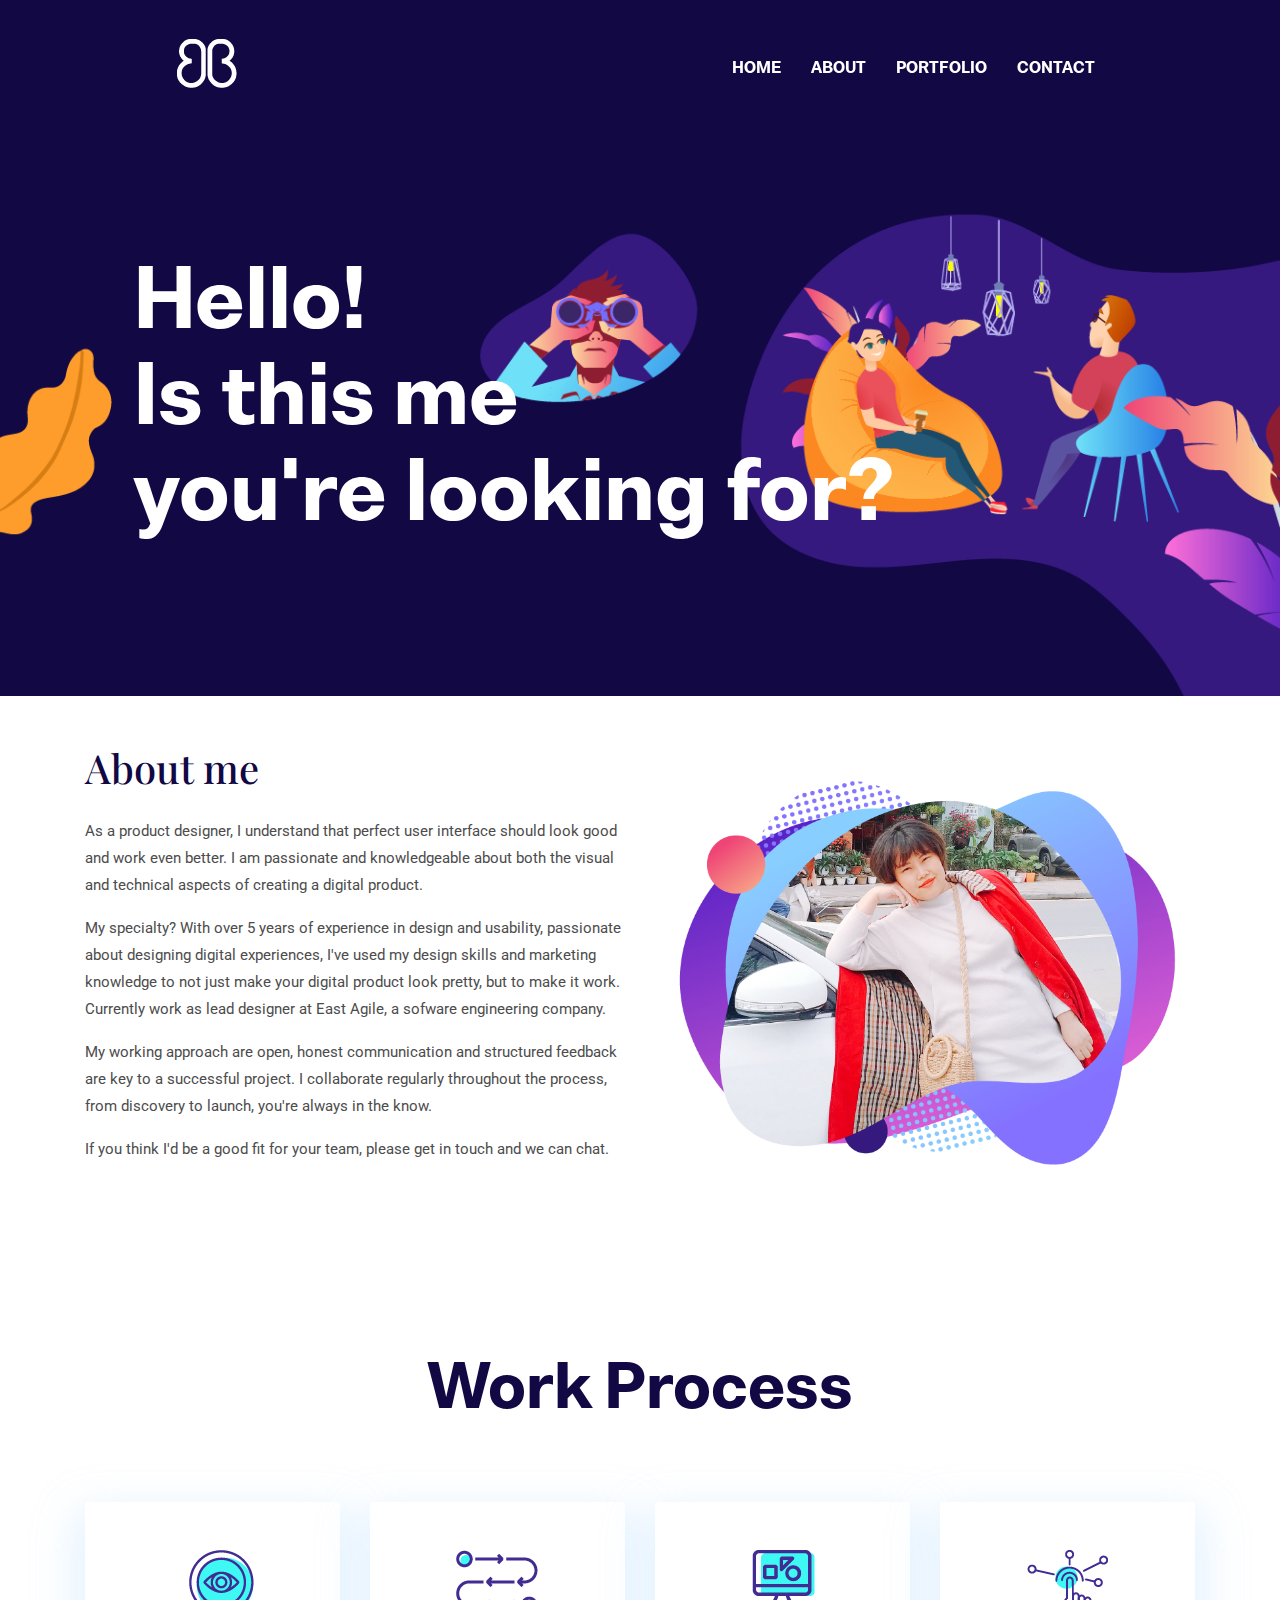
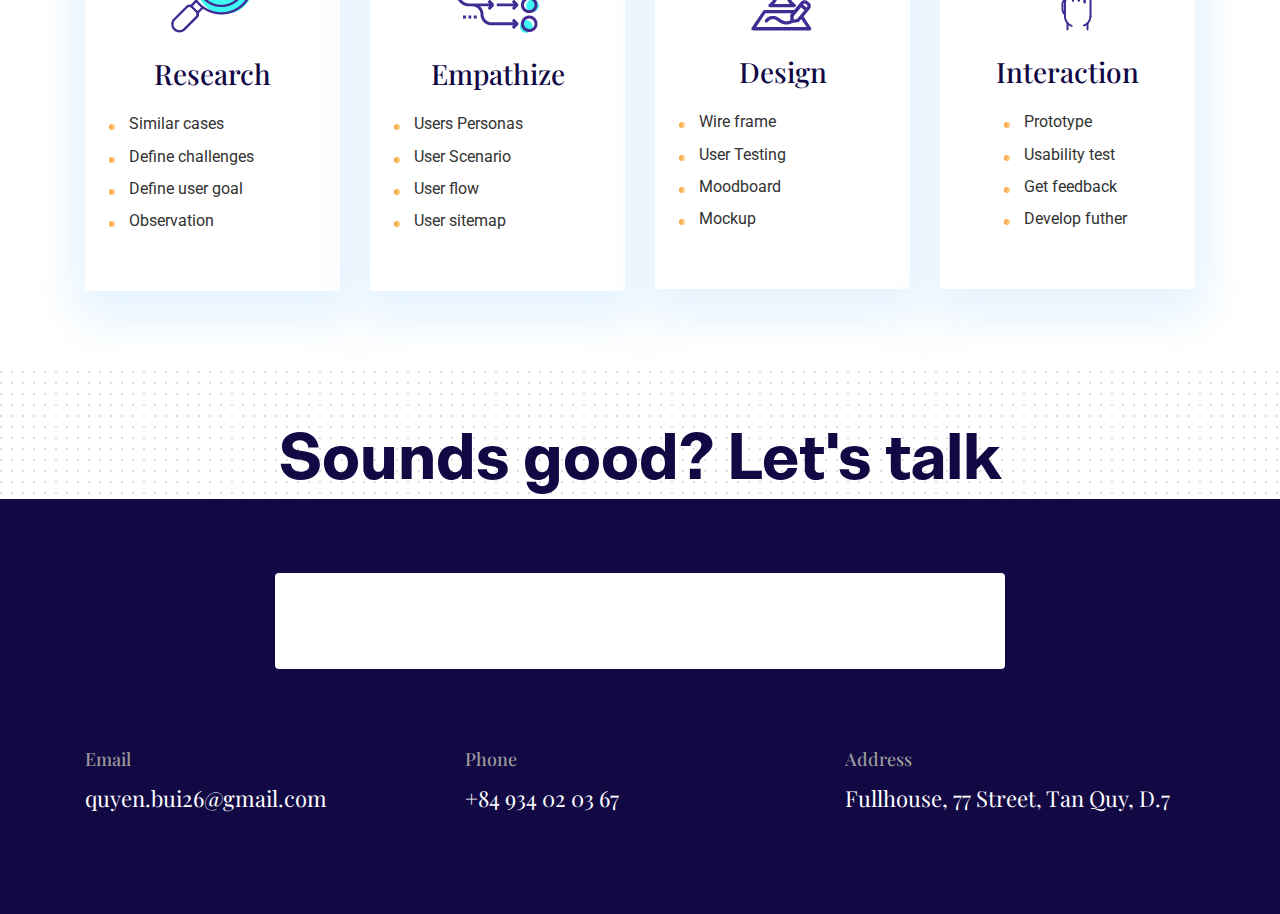
<file: about.html>
<!DOCTYPE html>
<html lang="en">

<head>
  <meta charset="utf-8">
  <title>QuyenBui- UI & UX Designer </title>

  <!-- mobile responsive meta -->
  <meta name="viewport" content="width=device-width, initial-scale=1">
  <meta name="viewport" content="width=device-width, initial-scale=1, maximum-scale=1">
  
  <!-- ** Plugins Needed for the Project ** -->
  <!-- Bootstrap -->
  <link rel="stylesheet" href="plugins/bootstrap/bootstrap.min.css">
  <!-- slick slider -->
  <link rel="stylesheet" href="plugins/slick/slick.css">
  <!-- themefy-icon -->
  <link rel="stylesheet" href="plugins/themify-icons/themify-icons.css">

  <!-- Main Stylesheet -->
  <link href="css/style.css" rel="stylesheet">
  
  <!--Favicon-->
  <link rel="shortcut icon" href="images/favicon.ico" type="image/x-icon">
  <link rel="icon" href="images/favicon.png" type="image/x-icon">

</head>

<body>
  

<header class="navigation fixed-top">
  <nav class="navbar navbar-expand-lg navbar-dark">
    <a class="navbar-brand font-tertiary h3" href="index.html"><img src="images/logo.png" alt="Myself"></a>
    <button class="navbar-toggler" type="button" data-toggle="collapse" data-target="#navigation"
      aria-controls="navigation" aria-expanded="false" aria-label="Toggle navigation">
      <span class="navbar-toggler-icon"></span>
    </button>

    <div class="collapse navbar-collapse text-center" id="navigation">
      <ul class="navbar-nav ml-auto">
        <li class="nav-item active">
          <a class="nav-link" href="index.html">Home</a>
        </li>
       
       <li class="nav-item">
          <a class="nav-link" href="about.html">About</a>
        </li>
        <li class="nav-item">
          <a class="nav-link" href="portfolio.html">Portfolio</a>
        </li>
        <li class="nav-item">
          <a class="nav-link" href="contact.html">Contact</a>
        </li>
      </ul>
    </div>
  </nav>
</header>
<!-- page title -->
<section class="hero-area page-title bg-primary  position-relative">
  <div class="container">
    <div class="row">
      <div class="col-lg-11 mx-auto">
        <h1 class="text-white font-tertiary"> Hello! </br> Is this me </br> you're looking for?</h1>
      </div>
    </div>
  </div>
  <!-- background shapes -->
   <picture>
      <source media="(max-width: 799px)" srcset="images/illustrations/about_mobile.png">
      <source media="(min-width: 800px)" srcset="images/illustrations/about.png">
      <img src="images/illustrations/about.png" alt="illustrations" class="bg-shape-1 w-100">
    </picture>

    


</section>
<!-- /page title -->

<!-- about -->
<section class="section pt-5">
  <div class="container">
    <div class="row">
      <div class="col-md-6">
      	<h3> About me </h3></br>
        <p>As a product designer, I understand that perfect user interface should look good and work even better. I am passionate and knowledgeable about both the visual and technical aspects of creating a digital product.</p>
         <p>My specialty? With over 5 years of experience in design and usability, passionate about designing digital experiences, I've used my design skills and marketing knowledge to not just make your digital product look pretty, but to make it work. Currently work as lead designer at East Agile, a sofware engineering company.

        <p>My working approach are open, honest communication and structured feedback are key to a successful project. I collaborate regularly throughout the process, from discovery to launch, you're always in the know.</p>
        <p> If you think I'd be a good fit for your team, please get in touch and we can chat.</p>
        
      </div>
      <div class="col-md-6 text-center ">
        <div class=" mb-4">
          <img src="images/about/author.png" alt="author" class="img-fluid w-100 ">
        </div>
        
      </div>
    </div>
  </div>
</section>
<!-- /about -->

<!-- Work Process -->
<section class="section" >
  <div class="container">
    <div class="row">
      <div class="col-12 text-center">
        <h2 class="section-title">Work Process</h2>
      </div>
      <div class="col-md-3 mb-4 mb-md-0">
        <div class="card hover-shadow shadow">
          <div class="card-body text-center px-4 py-5">
           <img src="images/icons/research.png" class="mb-4" alt="icon">
            <h4 class="mb-4"> Research </h4>
            
              
               <li>Similar cases</li>
               <li> Define challenges</li>
               <li> Define user goal </li>
               <li>Observation</li>
            
          </div>
        </div>
      </div>

      <div class="col-md-3 mb-4 mb-md-0">
        <div class="card hover-shadow shadow">
          <div class="card-body text-center px-4 py-5">
           <img src="images/icons/flow.png" class="mb-4" alt="icon">
            <h4 class="mb-4"> Empathize</h4>

               <li>Users Personas</li>
               <li>User Scenario </li>
               <li>User flow</li>
               <li>User sitemap</li>
           
          </div>
        </div>
      </div>

       <div class="col-md-3 mb-4 mb-md-0">
        <div class="card hover-shadow shadow">
          <div class="card-body text-center px-4 py-5">
           <img src="images/icons/mockup.png" class="mb-4" alt="icon">
            <h4 class="mb-4"> Design </h4>

               <li>Wire frame</li>
               <li> User Testing</li>
               <li>Moodboard</li>
               <li>Mockup</li>
           
          </div>
        </div>
      </div>

      <div class="col-md-3 mb-4 mb-md-0">
        <div class="card hover-shadow shadow">
          <div class="card-body text-center px-4 py-5">
            <img src="images/icons/prototype.png" class="mb-4" alt="icon">
             <h4 class="mb-4"> Interaction  </h4>
            <ul>
              
               <li>Prototype</li>
               <li>Usability test</li>
               <li>Get feedback</li>
               <li>Develop futher</li>
              
            </ul>
          </div>
        </div>
      </div>
    </div>
  </div>
</section>
<!-- ./Work Process -->




<!-- contact -->
<section class="section section-on-footer" data-background="images/backgrounds/bg-dots.png">
  <div class="container">
    <div class="row">
      <div class="col-12 text-center">
        <h2 class="section-title">Sounds good? Let's talk</h2>
      </div>
      <div class="col-lg-8 mx-auto">
        <div class="bg-white rounded text-center p-5 shadow-down">
          <div class="elfsight-app-3259055e-19c8-4d3c-9507-fb0f114a51fd"></div>
        </div>
      </div>
    </div>
  </div>
</section>
<!-- /contact -->

<!-- footer -->
<footer class="bg-dark footer-section">
  <div class="section">
    <div class="container">
      <div class="row">
        <div class="col-md-4">
          <h5 class="text-light">Email</h5>
          <p class="text-white paragraph-lg font-secondary">quyen.bui26@gmail.com</p>
        </div>
        <div class="col-md-4">
          <h5 class="text-light">Phone</h5>
          <p class="text-white paragraph-lg font-secondary">+84 934 02 03 67</p>
        </div>
        <div class="col-md-4">
          <h5 class="text-light">Address</h5>
          <p class="text-white paragraph-lg font-secondary">Fullhouse, 77 Street, Tan Quy, D.7</p>
        </div>
      </div>
    </div>
  </div>
  
</footer>
<!-- /footer -->

<!-- jQuery -->
<script src="https://apps.elfsight.com/p/platform.js" defer></script>

<script src="plugins/jQuery/jquery.min.js"></script>
<!-- Bootstrap JS -->
<script src="plugins/bootstrap/bootstrap.min.js"></script>
<!-- slick slider -->
<script src="plugins/slick/slick.min.js"></script>
<!-- filter -->
<script src="plugins/shuffle/shuffle.min.js"></script>

<!-- Main Script -->
<script src="js/script.js"></script>

</body>
</html>
</file>
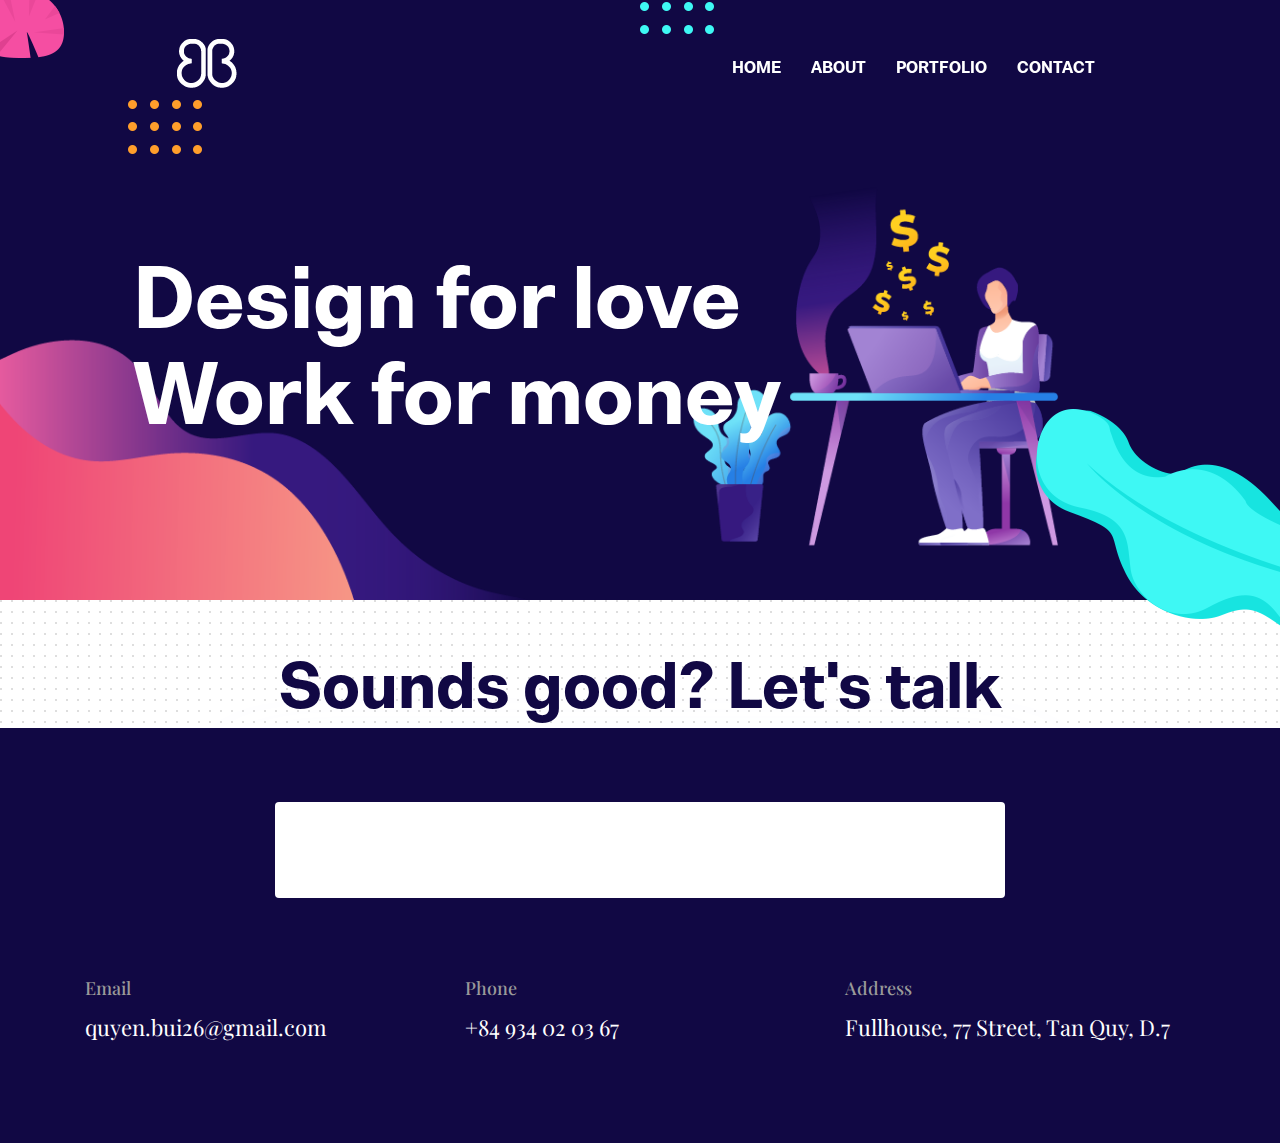
<file: contact.html>
<!DOCTYPE html>
<html lang="en">

<head>
  <meta charset="utf-8">
 <title>QuyenBui UI & UX Designer </title>

  <!-- mobile responsive meta -->
  <meta name="viewport" content="width=device-width, initial-scale=1">
  <meta name="viewport" content="width=device-width, initial-scale=1, maximum-scale=1">
  
  <!-- ** Plugins Needed for the Project ** -->
  <!-- Bootstrap -->
  <link rel="stylesheet" href="plugins/bootstrap/bootstrap.min.css">
  <!-- slick slider -->
  <link rel="stylesheet" href="plugins/slick/slick.css">
  <!-- themefy-icon -->
  <link rel="stylesheet" href="plugins/themify-icons/themify-icons.css">

  <!-- Main Stylesheet -->
  <link href="css/style.css" rel="stylesheet">
  
  <!--Favicon-->
  <link rel="shortcut icon" href="images/favicon.ico" type="image/x-icon">
  <link rel="icon" href="images/favicon.png" type="image/x-icon">

</head>

<body>
  

<header class="navigation fixed-top">
  <nav class="navbar navbar-expand-lg navbar-dark">
    <a class="navbar-brand font-tertiary h3" href="index.html"><img src="images/logo.png" alt="Myself"></a>
    <button class="navbar-toggler" type="button" data-toggle="collapse" data-target="#navigation"
      aria-controls="navigation" aria-expanded="false" aria-label="Toggle navigation">
      <span class="navbar-toggler-icon"></span>
    </button>

    <div class="collapse navbar-collapse text-center" id="navigation">
      <ul class="navbar-nav ml-auto">
        <li class="nav-item active">
          <a class="nav-link" href="home.html">Home</a>
        </li>
       
       <li class="nav-item">
          <a class="nav-link" href="about.html">About</a>
        </li>
        <li class="nav-item">
          <a class="nav-link" href="portfolio.html">Portfolio</a>
        </li>
        <li class="nav-item">
          <a class="nav-link" href="contact.html">Contact</a>
        </li>
      </ul>
    </div>
  </nav>
</header>

<!-- page title -->
<section class="hero-area page-title bg-primary  position-relative">
  <div class="container">
    <div class="row">
      <div class="col-lg-11 mx-auto">
        <h1 class="text-white font-tertiary">  Design for love </br> Work for money </h1>
      </div>
    </div>
  </div>
  <!-- background shapes -->

   <picture>
      <source media="(max-width: 799px)" srcset="images/illustrations/contact_mobile.png">
      <source media="(min-width: 800px)" srcset="images/illustrations/contact.png">
      <img src="images/illustrations/contact.png" alt="illustrations" class="bg-shape-1 w-100">
    </picture>
 
  <img src="images/illustrations/leaf-pink-round.png" alt="illustrations" class="bg-shape-2">
  <img src="images/illustrations/dots-group-orange.png" alt="illustrations" class="bg-shape-3">
   <picture>
      <source media="(max-width: 799px)" srcset="images/illustrations/leaf-yellow-mobile.png" >
      <source media="(min-width: 800px)" srcset="images/illustrations/dots-group-cyan.png">
      <img src="images/illustrations/dots-group-cyan.png" alt="illustrations"  class="bg-shape-4">
    </picture>
  
  <picture>
      <source media="(max-width: 799px)" srcset="images/illustrations/leaf-cyan-mobile.png" width="50">
      <source media="(min-width: 800px)" srcset="images/illustrations/leaf-cyan-lg.png">
      <img src="images/illustrations/leaf-cyan-lg.png" alt="illustrations"  class="bg-shape-7">
    </picture>
</section>
<!-- /page title -->

<!-- contact -->
<section class="section section-on-footer" data-background="images/backgrounds/bg-dots.png">
  <div class="container">
    <div class="row">
      <div class="col-12 text-center">
        <h2 class="section-title">Sounds good? Let's talk </h2>
      </div>
      <div class="col-lg-8 mx-auto">
        <div class="bg-white rounded text-center p-5 shadow-down" id="contact-form" method="POST" action="contact.php">
          
        
        <div class="elfsight-app-3259055e-19c8-4d3c-9507-fb0f114a51fd"></div>
        </div>
      </div>
    </div>
  </div>
</section>
<!-- /contact -->


<!-- footer -->
<footer class="bg-dark footer-section">
  <div class="section">
    <div class="container">
      <div class="row">
        <div class="col-md-4">
          <h5 class="text-light">Email</h5>
          <p class="text-white paragraph-lg font-secondary">quyen.bui26@gmail.com</p>
        </div>
        <div class="col-md-4">
          <h5 class="text-light">Phone</h5>
          <p class="text-white paragraph-lg font-secondary">+84 934 02 03 67</p>
        </div>
        <div class="col-md-4">
          <h5 class="text-light">Address</h5>
          <p class="text-white paragraph-lg font-secondary">Fullhouse, 77 Street, Tan Quy, D.7</p>
        </div>
      </div>
    </div>
  </div>
  
</footer>
<!-- /footer -->


<!-- jQuery -->

<script src="https://apps.elfsight.com/p/platform.js" defer></script>

<script src="plugins/jQuery/jquery.min.js"></script>
<!-- Bootstrap JS -->
<script src="plugins/bootstrap/bootstrap.min.js"></script>
<!-- slick slider -->
<script src="plugins/slick/slick.min.js"></script>
<!-- filter -->
<script src="plugins/shuffle/shuffle.min.js"></script>

<!-- Main Script -->
<script src="js/script.js"></script>

</body>
</html>
</file>
<file: plugins/themify-icons/themify-icons.css>
@font-face{font-family:themify;src:url(fonts/themify.eot?-fvbane);src:url(fonts/themify.eot?#iefix-fvbane) format('embedded-opentype'),url(fonts/themify.woff?-fvbane) format('woff'),url(fonts/themify.ttf?-fvbane) format('truetype'),url(fonts/themify.svg?-fvbane#themify) format('svg');font-weight:400;font-style:normal}[class*=" ti-"],[class^=ti-]{font-family:themify;speak:none;font-style:normal;font-weight:400;font-variant:normal;text-transform:none;line-height:1;-webkit-font-smoothing:antialiased;-moz-osx-font-smoothing:grayscale}.ti-wand:before{content:"\e600"}.ti-volume:before{content:"\e601"}.ti-user:before{content:"\e602"}.ti-unlock:before{content:"\e603"}.ti-unlink:before{content:"\e604"}.ti-trash:before{content:"\e605"}.ti-thought:before{content:"\e606"}.ti-target:before{content:"\e607"}.ti-tag:before{content:"\e608"}.ti-tablet:before{content:"\e609"}.ti-star:before{content:"\e60a"}.ti-spray:before{content:"\e60b"}.ti-signal:before{content:"\e60c"}.ti-shopping-cart:before{content:"\e60d"}.ti-shopping-cart-full:before{content:"\e60e"}.ti-settings:before{content:"\e60f"}.ti-search:before{content:"\e610"}.ti-zoom-in:before{content:"\e611"}.ti-zoom-out:before{content:"\e612"}.ti-cut:before{content:"\e613"}.ti-ruler:before{content:"\e614"}.ti-ruler-pencil:before{content:"\e615"}.ti-ruler-alt:before{content:"\e616"}.ti-bookmark:before{content:"\e617"}.ti-bookmark-alt:before{content:"\e618"}.ti-reload:before{content:"\e619"}.ti-plus:before{content:"\e61a"}.ti-pin:before{content:"\e61b"}.ti-pencil:before{content:"\e61c"}.ti-pencil-alt:before{content:"\e61d"}.ti-paint-roller:before{content:"\e61e"}.ti-paint-bucket:before{content:"\e61f"}.ti-na:before{content:"\e620"}.ti-mobile:before{content:"\e621"}.ti-minus:before{content:"\e622"}.ti-medall:before{content:"\e623"}.ti-medall-alt:before{content:"\e624"}.ti-marker:before{content:"\e625"}.ti-marker-alt:before{content:"\e626"}.ti-arrow-up:before{content:"\e627"}.ti-arrow-right:before{content:"\e628"}.ti-arrow-left:before{content:"\e629"}.ti-arrow-down:before{content:"\e62a"}.ti-lock:before{content:"\e62b"}.ti-location-arrow:before{content:"\e62c"}.ti-link:before{content:"\e62d"}.ti-layout:before{content:"\e62e"}.ti-layers:before{content:"\e62f"}.ti-layers-alt:before{content:"\e630"}.ti-key:before{content:"\e631"}.ti-import:before{content:"\e632"}.ti-image:before{content:"\e633"}.ti-heart:before{content:"\e634"}.ti-heart-broken:before{content:"\e635"}.ti-hand-stop:before{content:"\e636"}.ti-hand-open:before{content:"\e637"}.ti-hand-drag:before{content:"\e638"}.ti-folder:before{content:"\e639"}.ti-flag:before{content:"\e63a"}.ti-flag-alt:before{content:"\e63b"}.ti-flag-alt-2:before{content:"\e63c"}.ti-eye:before{content:"\e63d"}.ti-export:before{content:"\e63e"}.ti-exchange-vertical:before{content:"\e63f"}.ti-desktop:before{content:"\e640"}.ti-cup:before{content:"\e641"}.ti-crown:before{content:"\e642"}.ti-comments:before{content:"\e643"}.ti-comment:before{content:"\e644"}.ti-comment-alt:before{content:"\e645"}.ti-close:before{content:"\e646"}.ti-clip:before{content:"\e647"}.ti-angle-up:before{content:"\e648"}.ti-angle-right:before{content:"\e649"}.ti-angle-left:before{content:"\e64a"}.ti-angle-down:before{content:"\e64b"}.ti-check:before{content:"\e64c"}.ti-check-box:before{content:"\e64d"}.ti-camera:before{content:"\e64e"}.ti-announcement:before{content:"\e64f"}.ti-brush:before{content:"\e650"}.ti-briefcase:before{content:"\e651"}.ti-bolt:before{content:"\e652"}.ti-bolt-alt:before{content:"\e653"}.ti-blackboard:before{content:"\e654"}.ti-bag:before{content:"\e655"}.ti-move:before{content:"\e656"}.ti-arrows-vertical:before{content:"\e657"}.ti-arrows-horizontal:before{content:"\e658"}.ti-fullscreen:before{content:"\e659"}.ti-arrow-top-right:before{content:"\e65a"}.ti-arrow-top-left:before{content:"\e65b"}.ti-arrow-circle-up:before{content:"\e65c"}.ti-arrow-circle-right:before{content:"\e65d"}.ti-arrow-circle-left:before{content:"\e65e"}.ti-arrow-circle-down:before{content:"\e65f"}.ti-angle-double-up:before{content:"\e660"}.ti-angle-double-right:before{content:"\e661"}.ti-angle-double-left:before{content:"\e662"}.ti-angle-double-down:before{content:"\e663"}.ti-zip:before{content:"\e664"}.ti-world:before{content:"\e665"}.ti-wheelchair:before{content:"\e666"}.ti-view-list:before{content:"\e667"}.ti-view-list-alt:before{content:"\e668"}.ti-view-grid:before{content:"\e669"}.ti-uppercase:before{content:"\e66a"}.ti-upload:before{content:"\e66b"}.ti-underline:before{content:"\e66c"}.ti-truck:before{content:"\e66d"}.ti-timer:before{content:"\e66e"}.ti-ticket:before{content:"\e66f"}.ti-thumb-up:before{content:"\e670"}.ti-thumb-down:before{content:"\e671"}.ti-text:before{content:"\e672"}.ti-stats-up:before{content:"\e673"}.ti-stats-down:before{content:"\e674"}.ti-split-v:before{content:"\e675"}.ti-split-h:before{content:"\e676"}.ti-smallcap:before{content:"\e677"}.ti-shine:before{content:"\e678"}.ti-shift-right:before{content:"\e679"}.ti-shift-left:before{content:"\e67a"}.ti-shield:before{content:"\e67b"}.ti-notepad:before{content:"\e67c"}.ti-server:before{content:"\e67d"}.ti-quote-right:before{content:"\e67e"}.ti-quote-left:before{content:"\e67f"}.ti-pulse:before{content:"\e680"}.ti-printer:before{content:"\e681"}.ti-power-off:before{content:"\e682"}.ti-plug:before{content:"\e683"}.ti-pie-chart:before{content:"\e684"}.ti-paragraph:before{content:"\e685"}.ti-panel:before{content:"\e686"}.ti-package:before{content:"\e687"}.ti-music:before{content:"\e688"}.ti-music-alt:before{content:"\e689"}.ti-mouse:before{content:"\e68a"}.ti-mouse-alt:before{content:"\e68b"}.ti-money:before{content:"\e68c"}.ti-microphone:before{content:"\e68d"}.ti-menu:before{content:"\e68e"}.ti-menu-alt:before{content:"\e68f"}.ti-map:before{content:"\e690"}.ti-map-alt:before{content:"\e691"}.ti-loop:before{content:"\e692"}.ti-location-pin:before{content:"\e693"}.ti-list:before{content:"\e694"}.ti-light-bulb:before{content:"\e695"}.ti-Italic:before{content:"\e696"}.ti-info:before{content:"\e697"}.ti-infinite:before{content:"\e698"}.ti-id-badge:before{content:"\e699"}.ti-hummer:before{content:"\e69a"}.ti-home:before{content:"\e69b"}.ti-help:before{content:"\e69c"}.ti-headphone:before{content:"\e69d"}.ti-harddrives:before{content:"\e69e"}.ti-harddrive:before{content:"\e69f"}.ti-gift:before{content:"\e6a0"}.ti-game:before{content:"\e6a1"}.ti-filter:before{content:"\e6a2"}.ti-files:before{content:"\e6a3"}.ti-file:before{content:"\e6a4"}.ti-eraser:before{content:"\e6a5"}.ti-envelope:before{content:"\e6a6"}.ti-download:before{content:"\e6a7"}.ti-direction:before{content:"\e6a8"}.ti-direction-alt:before{content:"\e6a9"}.ti-dashboard:before{content:"\e6aa"}.ti-control-stop:before{content:"\e6ab"}.ti-control-shuffle:before{content:"\e6ac"}.ti-control-play:before{content:"\e6ad"}.ti-control-pause:before{content:"\e6ae"}.ti-control-forward:before{content:"\e6af"}.ti-control-backward:before{content:"\e6b0"}.ti-cloud:before{content:"\e6b1"}.ti-cloud-up:before{content:"\e6b2"}.ti-cloud-down:before{content:"\e6b3"}.ti-clipboard:before{content:"\e6b4"}.ti-car:before{content:"\e6b5"}.ti-calendar:before{content:"\e6b6"}.ti-book:before{content:"\e6b7"}.ti-bell:before{content:"\e6b8"}.ti-basketball:before{content:"\e6b9"}.ti-bar-chart:before{content:"\e6ba"}.ti-bar-chart-alt:before{content:"\e6bb"}.ti-back-right:before{content:"\e6bc"}.ti-back-left:before{content:"\e6bd"}.ti-arrows-corner:before{content:"\e6be"}.ti-archive:before{content:"\e6bf"}.ti-anchor:before{content:"\e6c0"}.ti-align-right:before{content:"\e6c1"}.ti-align-left:before{content:"\e6c2"}.ti-align-justify:before{content:"\e6c3"}.ti-align-center:before{content:"\e6c4"}.ti-alert:before{content:"\e6c5"}.ti-alarm-clock:before{content:"\e6c6"}.ti-agenda:before{content:"\e6c7"}.ti-write:before{content:"\e6c8"}.ti-window:before{content:"\e6c9"}.ti-widgetized:before{content:"\e6ca"}.ti-widget:before{content:"\e6cb"}.ti-widget-alt:before{content:"\e6cc"}.ti-wallet:before{content:"\e6cd"}.ti-video-clapper:before{content:"\e6ce"}.ti-video-camera:before{content:"\e6cf"}.ti-vector:before{content:"\e6d0"}.ti-themify-logo:before{content:"\e6d1"}.ti-themify-favicon:before{content:"\e6d2"}.ti-themify-favicon-alt:before{content:"\e6d3"}.ti-support:before{content:"\e6d4"}.ti-stamp:before{content:"\e6d5"}.ti-split-v-alt:before{content:"\e6d6"}.ti-slice:before{content:"\e6d7"}.ti-shortcode:before{content:"\e6d8"}.ti-shift-right-alt:before{content:"\e6d9"}.ti-shift-left-alt:before{content:"\e6da"}.ti-ruler-alt-2:before{content:"\e6db"}.ti-receipt:before{content:"\e6dc"}.ti-pin2:before{content:"\e6dd"}.ti-pin-alt:before{content:"\e6de"}.ti-pencil-alt2:before{content:"\e6df"}.ti-palette:before{content:"\e6e0"}.ti-more:before{content:"\e6e1"}.ti-more-alt:before{content:"\e6e2"}.ti-microphone-alt:before{content:"\e6e3"}.ti-magnet:before{content:"\e6e4"}.ti-line-double:before{content:"\e6e5"}.ti-line-dotted:before{content:"\e6e6"}.ti-line-dashed:before{content:"\e6e7"}.ti-layout-width-full:before{content:"\e6e8"}.ti-layout-width-default:before{content:"\e6e9"}.ti-layout-width-default-alt:before{content:"\e6ea"}.ti-layout-tab:before{content:"\e6eb"}.ti-layout-tab-window:before{content:"\e6ec"}.ti-layout-tab-v:before{content:"\e6ed"}.ti-layout-tab-min:before{content:"\e6ee"}.ti-layout-slider:before{content:"\e6ef"}.ti-layout-slider-alt:before{content:"\e6f0"}.ti-layout-sidebar-right:before{content:"\e6f1"}.ti-layout-sidebar-none:before{content:"\e6f2"}.ti-layout-sidebar-left:before{content:"\e6f3"}.ti-layout-placeholder:before{content:"\e6f4"}.ti-layout-menu:before{content:"\e6f5"}.ti-layout-menu-v:before{content:"\e6f6"}.ti-layout-menu-separated:before{content:"\e6f7"}.ti-layout-menu-full:before{content:"\e6f8"}.ti-layout-media-right-alt:before{content:"\e6f9"}.ti-layout-media-right:before{content:"\e6fa"}.ti-layout-media-overlay:before{content:"\e6fb"}.ti-layout-media-overlay-alt:before{content:"\e6fc"}.ti-layout-media-overlay-alt-2:before{content:"\e6fd"}.ti-layout-media-left-alt:before{content:"\e6fe"}.ti-layout-media-left:before{content:"\e6ff"}.ti-layout-media-center-alt:before{content:"\e700"}.ti-layout-media-center:before{content:"\e701"}.ti-layout-list-thumb:before{content:"\e702"}.ti-layout-list-thumb-alt:before{content:"\e703"}.ti-layout-list-post:before{content:"\e704"}.ti-layout-list-large-image:before{content:"\e705"}.ti-layout-line-solid:before{content:"\e706"}.ti-layout-grid4:before{content:"\e707"}.ti-layout-grid3:before{content:"\e708"}.ti-layout-grid2:before{content:"\e709"}.ti-layout-grid2-thumb:before{content:"\e70a"}.ti-layout-cta-right:before{content:"\e70b"}.ti-layout-cta-left:before{content:"\e70c"}.ti-layout-cta-center:before{content:"\e70d"}.ti-layout-cta-btn-right:before{content:"\e70e"}.ti-layout-cta-btn-left:before{content:"\e70f"}.ti-layout-column4:before{content:"\e710"}.ti-layout-column3:before{content:"\e711"}.ti-layout-column2:before{content:"\e712"}.ti-layout-accordion-separated:before{content:"\e713"}.ti-layout-accordion-merged:before{content:"\e714"}.ti-layout-accordion-list:before{content:"\e715"}.ti-ink-pen:before{content:"\e716"}.ti-info-alt:before{content:"\e717"}.ti-help-alt:before{content:"\e718"}.ti-headphone-alt:before{content:"\e719"}.ti-hand-point-up:before{content:"\e71a"}.ti-hand-point-right:before{content:"\e71b"}.ti-hand-point-left:before{content:"\e71c"}.ti-hand-point-down:before{content:"\e71d"}.ti-gallery:before{content:"\e71e"}.ti-face-smile:before{content:"\e71f"}.ti-face-sad:before{content:"\e720"}.ti-credit-card:before{content:"\e721"}.ti-control-skip-forward:before{content:"\e722"}.ti-control-skip-backward:before{content:"\e723"}.ti-control-record:before{content:"\e724"}.ti-control-eject:before{content:"\e725"}.ti-comments-smiley:before{content:"\e726"}.ti-brush-alt:before{content:"\e727"}.ti-youtube:before{content:"\e728"}.ti-vimeo:before{content:"\e729"}.ti-twitter:before{content:"\e72a"}.ti-time:before{content:"\e72b"}.ti-tumblr:before{content:"\e72c"}.ti-skype:before{content:"\e72d"}.ti-share:before{content:"\e72e"}.ti-share-alt:before{content:"\e72f"}.ti-rocket:before{content:"\e730"}.ti-pinterest:before{content:"\e731"}.ti-new-window:before{content:"\e732"}.ti-microsoft:before{content:"\e733"}.ti-list-ol:before{content:"\e734"}.ti-linkedin:before{content:"\e735"}.ti-layout-sidebar-2:before{content:"\e736"}.ti-layout-grid4-alt:before{content:"\e737"}.ti-layout-grid3-alt:before{content:"\e738"}.ti-layout-grid2-alt:before{content:"\e739"}.ti-layout-column4-alt:before{content:"\e73a"}.ti-layout-column3-alt:before{content:"\e73b"}.ti-layout-column2-alt:before{content:"\e73c"}.ti-instagram:before{content:"\e73d"}.ti-google:before{content:"\e73e"}.ti-github:before{content:"\e73f"}.ti-flickr:before{content:"\e740"}.ti-facebook:before{content:"\e741"}.ti-dropbox:before{content:"\e742"}.ti-dribbble:before{content:"\e743"}.ti-apple:before{content:"\e744"}.ti-android:before{content:"\e745"}.ti-save:before{content:"\e746"}.ti-save-alt:before{content:"\e747"}.ti-yahoo:before{content:"\e748"}.ti-wordpress:before{content:"\e749"}.ti-vimeo-alt:before{content:"\e74a"}.ti-twitter-alt:before{content:"\e74b"}.ti-tumblr-alt:before{content:"\e74c"}.ti-trello:before{content:"\e74d"}.ti-stack-overflow:before{content:"\e74e"}.ti-soundcloud:before{content:"\e74f"}.ti-sharethis:before{content:"\e750"}.ti-sharethis-alt:before{content:"\e751"}.ti-reddit:before{content:"\e752"}.ti-pinterest-alt:before{content:"\e753"}.ti-microsoft-alt:before{content:"\e754"}.ti-linux:before{content:"\e755"}.ti-jsfiddle:before{content:"\e756"}.ti-joomla:before{content:"\e757"}.ti-html5:before{content:"\e758"}.ti-flickr-alt:before{content:"\e759"}.ti-email:before{content:"\e75a"}.ti-drupal:before{content:"\e75b"}.ti-dropbox-alt:before{content:"\e75c"}.ti-css3:before{content:"\e75d"}.ti-rss:before{content:"\e75e"}.ti-rss-alt:before{content:"\e75f"}
</file>
<file: css/style.css>
/*!------------------------------------------------------------------
[MAIN STYLESHEET]

PROJECT:	Project Name
VERSION:	Versoin Number
-------------------------------------------------------------------*/
/*------------------------------------------------------------------
[TABLE OF CONTENTS]
-------------------------------------------------------------------*/
/*  typography */
@import url("https://fonts.googleapis.com/css?family=Playfair+Display:400,700|Roboto:300,400,500,700");
@font-face {
  font-family: 'BwNistaInt-xBd';
  src: url("../plugins/fonts/BwNistaInt-xBd.woff") format("woff");
  font-style: normal;
  font-display: swap;
}

body {
  line-height: 1.2;
  font-family: "Roboto", sans-serif;
  -webkit-font-smoothing: antialiased;
  font-size: 15px;
  color: #4c4c4c;
}

p, .paragraph {
  font-weight: 400;
  color: #4c4c4c;
  font-size: 15px;
  line-height: 1.8;
  font-family: "Roboto", sans-serif;
}

p-lg, .paragraph-lg {
  font-size: 22px;
}

#hello h1 {
  margin-bottom: 100px;
}

h1, h3, h4, h5, h6 {
  color: #110844;
  font-family: "Playfair Display", serif;
  line-height: 1.2;
}

h2 {
  color: #110844;
  font-family: "Playfair Display", serif;
  line-height: 1.2;
}

h1, .h1 {
  font-size: 80px;
}

@media (max-width: 991px) {
  h1, .h1 {
    font-size: 65px;
  }
}

h2, .h2 {
  font-size: 60px;
}

@media (max-width: 991px) {
  h2, .h2 {
    font-size: 50px;
  }
}

h3, .h3 {
  font-size: 40px;
}

h4, .h4 {
  font-size: 28px;
}

h5, .h5 {
  font-size: 18px;
}

h6, .h6 {
  font-size: 14px;
}

/* Button style */
.btn {
  font-size: 22px;
  font-family: "Playfair Display", serif;
  text-transform: capitalize;
  padding: 16px 44px;
  border-radius: 5px;
  font-weight: 600;
  border: 0;
  position: relative;
  z-index: 1;
  transition: .2s ease;
}

.btn:focus {
  outline: 0;
  box-shadow: none !important;
}

.btn:active {
  box-shadow: none;
}

.btn-sm {
  font-size: 15px;
  padding: 10px 30px;
}

.btn-xs {
  padding: 5px 10px;
  font-size: 15px;
}

.btn-primary {
  background: #110844;
  color: #fff;
}

.btn-primary:active {
  background: #542cb7 !important;
}

.btn-primary:hover {
  background: #542cb7;
}

.btn-primary.focus, .btn-primary.active {
  background: #542cb7 !important;
  box-shadow: none !important;
}

.btn-transparent {
  background: transparent;
  color: #110844;
  font-weight: bold;
}

.btn-transparent:active, .btn-transparent:hover {
  color: #110844;
}

body {
  background-color: #fff;
  overflow-x: hidden;
}

::-moz-selection {
  background: #542cb7;
  color: #fff;
}

::selection {
  background: #542cb7;
  color: #fff;
}

/* preloader */
.preloader {
  position: fixed;
  top: 0;
  left: 0;
  right: 0;
  bottom: 0;
  background-color: #fff;
  z-index: 999;
  display: flex;
  align-items: center;
  justify-content: center;
}

ol,
ul {
  list-style-type: none;
  margin: 0px;
}
.card-body ul {
    text-align: center;
    position: relative;
  }

.card-body {
   
   box-shadow: 0px 18px 40px 8px rgba(224, 241, 255, 0.7) !important;
  }


.card-body li {
    list-style: none;
    font-size: 16px;
    margin-bottom: 13px;
    color: #333;
    position: relative;
    padding-left: 20px;
    font-weight: 400;
    clear: left;
    float: left;
}
.card-body li:before {
    clear: left;
    float: left;
    content: '';
    position: absolute;
    left: 0;
    width: 6px;
    height: 6px;
    border-radius: 360px;
    background: #e31e3c;
    background-image: -moz-linear-gradient(left, #f99d30 0%, #fcd792 100%);
    background-image: -o-linear-gradient(left, #f99d30 0%, #fcd792 100%);
    background-image: -webkit-linear-gradient(left, #f99d30 0%, #fcd792 100%);
    background-image: linear-gradient(left, #f99d30 0%, #fcd792 100%);
    top: 10px;
}

#creative li {
    list-style: none;
    font-size: 16px;
    margin-bottom: 13px;
    color: #fff;
    position: relative;
    padding-left: 23px;
    font-weight: 400;
    clear: left;
    float: left;
}
#creative li:before {
    clear: left;
    float: left;
    content: '';
    position: absolute;
    left: 0;
    width: 6px;
    height: 6px;
    border-radius: 360px;
    background: #e31e3c;
    background-image: -moz-linear-gradient(left, #f99d30 0%, #fcd792 100%);
    background-image: -o-linear-gradient(left, #f99d30 0%, #fcd792 100%);
    background-image: -webkit-linear-gradient(left, #f99d30 0%, #fcd792 100%);
    background-image: linear-gradient(left, #f99d30 0%, #fcd792 100%);
    top: 10px;
}

img {
  vertical-align: middle;
  border: 0;
}

a,
a:hover,
a:focus {
  text-decoration: none;
}

a,
button,
select {
  cursor: pointer;
  transition: .2s ease;
}

a:focus,
button:focus,
select:focus {
  outline: 0;
}

a.text-dark:hover {
  color: #110844 !important;
}

a:hover {
  color: #110844;
}

.slick-slide {
  outline: 0;
}

.section {
  padding-top: 50px;
  padding-bottom: 80px;
}

.section-title {
  margin-bottom: 80px;
  font-family: "BwNistaInt-xBd";
}

.bg-cover {
  background-size: cover;
  background-position: center center;
  background-repeat: no-repeat;
}

/* overlay */
.overlay {
  position: relative;
}

.overlay::before {
  position: absolute;
  content: '';
  height: 100%;
  width: 100%;
  top: 0;
  left: 0;
  background: #000;
  opacity: .5;
}

.outline-0 {
  outline: 0 !important;
}

.d-unset {
  display: unset !important;
}

.bg-primary {
  background: #110844 !important;
}

.bg-gray {
  background: #eaeaea !important;
}

.text-primary {
  color: #110844 !important;
}

.text-color {
  color: #4c4c4c;
}

.text-dark {
  color: #110844 !important;
}

.text-light {
  color: #999999 !important;
}

.mb-10 {
  margin-bottom: 10px !important;
}

.mb-20 {
  margin-bottom: 20px !important;
}

.mb-30 {
  margin-bottom: 30px !important;
}

.mb-40 {
  margin-bottom: 40px !important;
}

.mb-50 {
  margin-bottom: 50px !important;
}

.mb-60 {
  margin-bottom: 60px !important;
}

.mb-70 {
  margin-bottom: 70px !important;
}

.mb-80 {
  margin-bottom: 80px !important;
}

.mb-90 {
  margin-bottom: 90px !important;
}

.mb-100 {
  margin-bottom: 100px !important;
}

.zindex-1 {
  z-index: 1;
}

.rounded-lg {
  border-radius: 15px;
}

.overflow-hidden {
  overflow: hidden;
}

.font-secondary {
  font-family: "Playfair Display", serif !important;
}

.font-tertiary {
  font-family: "BwNistaInt-xBd" !important;
}

.shadow {
  box-shadow: 0px 18px 39.1px 6.9px rgba(224, 241, 255, 0.34) !important;
}

.bg-dark {
  background-color: #110844 !important;
}

/* icon */
.icon {
  font-size: 45px;
}

.icon-bg {
  height: 100px;
  width: 100px;
  line-height: 100px;
  text-align: center;
}

.icon-light {
  color: #c8d5ef;
}

/* /icon */
/* slick slider */
.slick-dots {
  text-align: center;
  padding-left: 0;
}

.slick-dots li {
  display: inline-block;
  margin: 2px;
}

.slick-dots li.slick-active button {
  background: #fff;
  width: 25px;
}

.slick-dots li button {
  height: 6px;
  width: 12px;
  background: rgba(255, 255, 255, 0.5);
  color: transparent;
  border-radius: 10px;
  overflow: hidden;
  transition: .2s ease;
  border: 0;
}

/* /slick slider */
/* form */
.form-control {
  border: 0;
  border-radius: 0;
  border-bottom: 1px solid #c7c7c7;
  height: 60px;
}

.form-control:focus {
  border-color: #110844;
  outline: 0;
  box-shadow: none !important;
}

textarea.form-control {
  height: 120px;
}

/* /form */
/* card */
.card {
  border: 0;
}

.card-header {
  border: 0;
}

.card-footer {
  border: 0;
}

/* /card */
.navigation {
  padding: 1% 12%;
  transition: .3s ease;
}

.navigation.nav-bg {
  background-color: #110844;
  padding: 0.5% 10%;
}

@media (max-width: 991px) {
  .navigation.nav-bg {
    padding: 5px 20px;
  }
}

@media (max-width: 991px) {
  .navigation {
    padding: 20px;
    background: #110844;
  }
}

.navbar .nav-item .nav-link {
  font-family: "BwNistaInt-xBd";
  text-transform: uppercase;
  padding: 15px;
  font-weight: lighter;
}

.navbar .nav-item.active {
  font-weight: bold;
  color: #fc8821;
}

.navbar-dark .navbar-nav .nav-link {
  color: #fff;
}

.navbar-dark .navbar-nav .nav-link.active {
  color: #fc8821;
}

.navbar-toggler{
  position: relative;
  margin-right: 30px;
}

.hero-area {
  padding: 300px 0 200px;
  position: relative;
}
#header-illustrations {bottom: 200px;
  right: -100px;  z-index: 2}

@media (max-width: 767px) {
  .hero-area {
    padding: 250px 0 150px;
    overflow: hidden;
  }


}

.hero-area h1 {
  position: relative;
  z-index: 2;
}

.layer {
  position: absolute;
  z-index: 1;
}

#l1 {
  bottom: 0;
  left: 0;
}

#l2 {
  top: 19%;
  left: -25%;
}

#l3 {
  top: 15%;
  left:65%;
}

#l4 {
  top: 10%;
  right: 40%;
}

#l5 {
  top: 10%;
  right: -10%;
}

#l6 {
  bottom: -2%;
  left: 10%;
}

#l7 {
  bottom: 10%;
  left: 20%;
}

#l8 {
  bottom: 16%;
  right: 45%;
}

#l9 {
  bottom: 10%;
  right: -1%;
}

.layer-bg {
  position: absolute;
  bottom: 0;
  left: 0;
}

/* skills */
.progress-wrapper {
  height: 130px;
  overflow: hidden;
}

.wave {
  position: absolute;
  width: 100%;
  height: 100%;
}

.wave::before, .wave::after {
  content: "";
  position: absolute;
  width: 800px;
  height: 800px;
  bottom: 0;
  left: 50%;
  background-color: rgba(255, 255, 255, 0.4);
  border-radius: 45%;
  -webkit-transform: translateX(-50%) rotate(0);
          transform: translateX(-50%) rotate(0);
  -webkit-animation: rotate 6s linear infinite;
          animation: rotate 6s linear infinite;
  z-index: 10;
}

.wave::after {
  border-radius: 47%;
  background-color: rgba(255, 255, 255, 0.9);
  -webkit-transform: translateX(-50%) rotate(0);
          transform: translateX(-50%) rotate(0);
  -webkit-animation: rotate 10s linear -5s infinite;
          animation: rotate 10s linear -5s infinite;
  z-index: 20;
}

@-webkit-keyframes rotate {
  50% {
    -webkit-transform: translateX(-50%) rotate(180deg);
            transform: translateX(-50%) rotate(180deg);
  }
  100% {
    -webkit-transform: translateX(-50%) rotate(360deg);
            transform: translateX(-50%) rotate(360deg);
  }
}

@keyframes rotate {
  50% {
    -webkit-transform: translateX(-50%) rotate(180deg);
            transform: translateX(-50%) rotate(180deg);
  }
  100% {
    -webkit-transform: translateX(-50%) rotate(360deg);
            transform: translateX(-50%) rotate(360deg);
  }
}

/* /skills */
/* education */
.edu-bg-image {
  position: absolute;
  left: 0;
  top: -300px;
  z-index: -1;
}

/* /education */
/* service */
.hover-bg-primary {
  transition: .3s ease;
}

.hover-bg-primary:hover {
  background: #110844;
}

.hover-bg-primary:hover * {
  color: #fff;
}

.active-bg-primary {
  transition: .3s ease;
  background: #110844;
}

.active-bg-primary * {
  color: #fff;
}

.hover-shadow {
  transition: .2s ease;
}

.hover-shadow:hover {
  box-shadow: 0px 18px 40px 8px rgba(224, 241, 255, 0.54) !important;
}

/* /service */
/* portfolio */
.hover-wrapper {
  overflow: hidden;
}

.hover-wrapper img {
  transition: .3s ease;
  -webkit-transform: scale(1.1);
          transform: scale(1.1);
}

.hover-wrapper:hover img {
  -webkit-transform: scale(1);
          transform: scale(1);
}

.hover-wrapper:hover .hover-overlay {
  opacity: 1;
  visibility: visible;
}

.hover-overlay {
  position: absolute;
  height: 100%;
  width: 100%;
  border-radius: inherit;
  top: 0;
  left: 0;
  background: rgba(0, 0, 0, 0.3);
  opacity: 0;
  visibility: hidden;
  transition: .3s ease;
}

.hover-content {
  position: absolute;
  top: 50%;
  -webkit-transform: translateY(-50%);
          transform: translateY(-50%);
  left: 0;
  right: 0;
  text-align: center;
}

/* /portfolio */
/* testimonial */


/* /testimonial */
/* footer */
.footer-section {
  padding-top: 200px;
}

.section-on-footer {
  margin-bottom: -250px;
}

.shadow-down {
  position: relative;
}

.shadow-down::before {
  position: absolute;
  content: "";
  box-shadow: 0px 0px 80.75px 14.25px rgba(224, 241, 255, 0.34);
  height: 100%;
  width: 100%;
  left: 0;
  top: 0;
  z-index: -1;
}

/* /footer */
.card-lg {
  flex-direction: row-reverse;
  align-items: center;
}

@media (max-width: 991px) {
  .card-lg {
    flex-direction: column;
  }
}

blockquote {
  display: inline-block;
  padding: 10px 20px;
  background: #eaeaea;
  border-left: 2px solid #110844;
  font-style: italic;
  font-size: 22px;
}

.content * {
  margin-bottom: 20px;
}

.content strong {
  font-family: "Playfair Display", serif;
  font-size: 22px;
  font-weight: normal;
  color: #000;
  display: inherit;
  line-height: 1.5;
}

.page-title-alt {
  padding: 350px 0 70px;
}

.border-thick {
  border: 10px solid;
}

.drag-lg-top {
  margin-top: -230px;
}

@media (max-width: 991px) {
  .drag-lg-top {
    margin-top: 0;
  }
}

.page-title-alt .container {
  position: relative;
  z-index: 1;
}

.page-title-alt .bg-shape-1 {
  position: absolute;
  left: 0;
  top: 0;
}

.page-title-alt .bg-shape-2 {
  position: absolute;
  left: 70px;
  top: 100px;
}

.page-title-alt .bg-shape-3 {
  position: absolute;
  left: 30%;
  top: 50px;
  -webkit-transform: rotate(180deg);
          transform: rotate(180deg);
}

.page-title-alt .bg-shape-4 {
  position: absolute;
  left: 100px;
  bottom: 100px;
}

.page-title-alt .bg-shape-5 {
  position: absolute;
  left: 40%;
  bottom: -25px;
}

.page-title-alt .bg-shape-6 {
  position: absolute;
  bottom: 100px;
  right: -100px;
}

.page-title {
  padding: 250px 0 150px;
}

.page-title .container {
  position: relative;
  z-index: 1;
}

.page-title .bg-shape-1 {
  position: absolute;
  left: 0;
  bottom: 0;
  width: 100%;
}

.page-title .bg-shape-2 {
  position: absolute;
  left: -20px;
  top: -10px;
}

.page-title .bg-shape-3 {
  position: absolute;
  left: 10%;
  top: 100px;
}

.page-title .bg-shape-4 {
  position: absolute;
  left: 50%;
  top: -20px;
}

.page-title .bg-shape-5 {
  position: absolute;
  left: 90px;
  bottom: -50px;
  -webkit-transform: rotate(180deg);
          transform: rotate(180deg);
}

.page-title .bg-shape-6 {
  position: absolute;
  right: 20%;
  bottom: -20px;
}

.page-title .bg-shape-7 {
  position: absolute;
  right: -220px;
  bottom: -100px;
}

.filter-controls li {
  cursor: pointer;
}

.filter-controls li.active {
  font-weight: bold;
}

/*# sourceMappingURL=maps/style.css.map */
</file>
